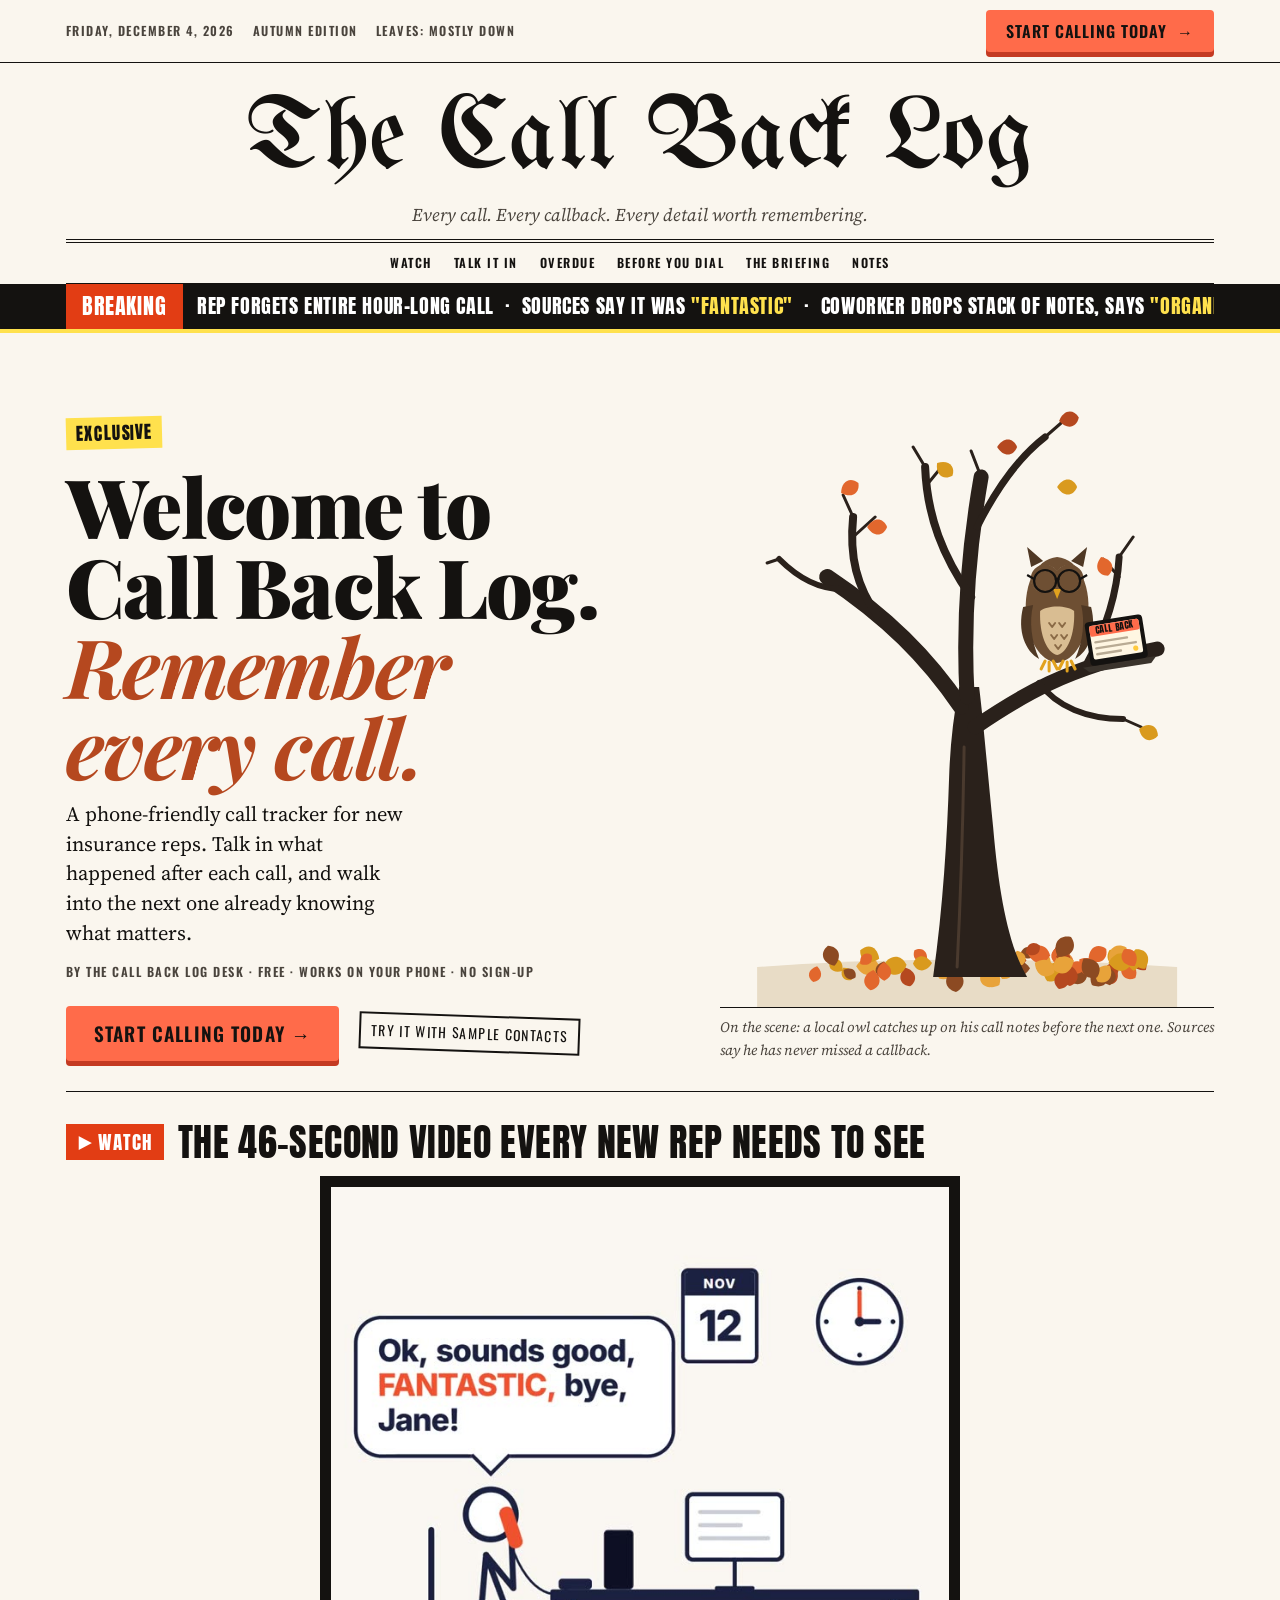
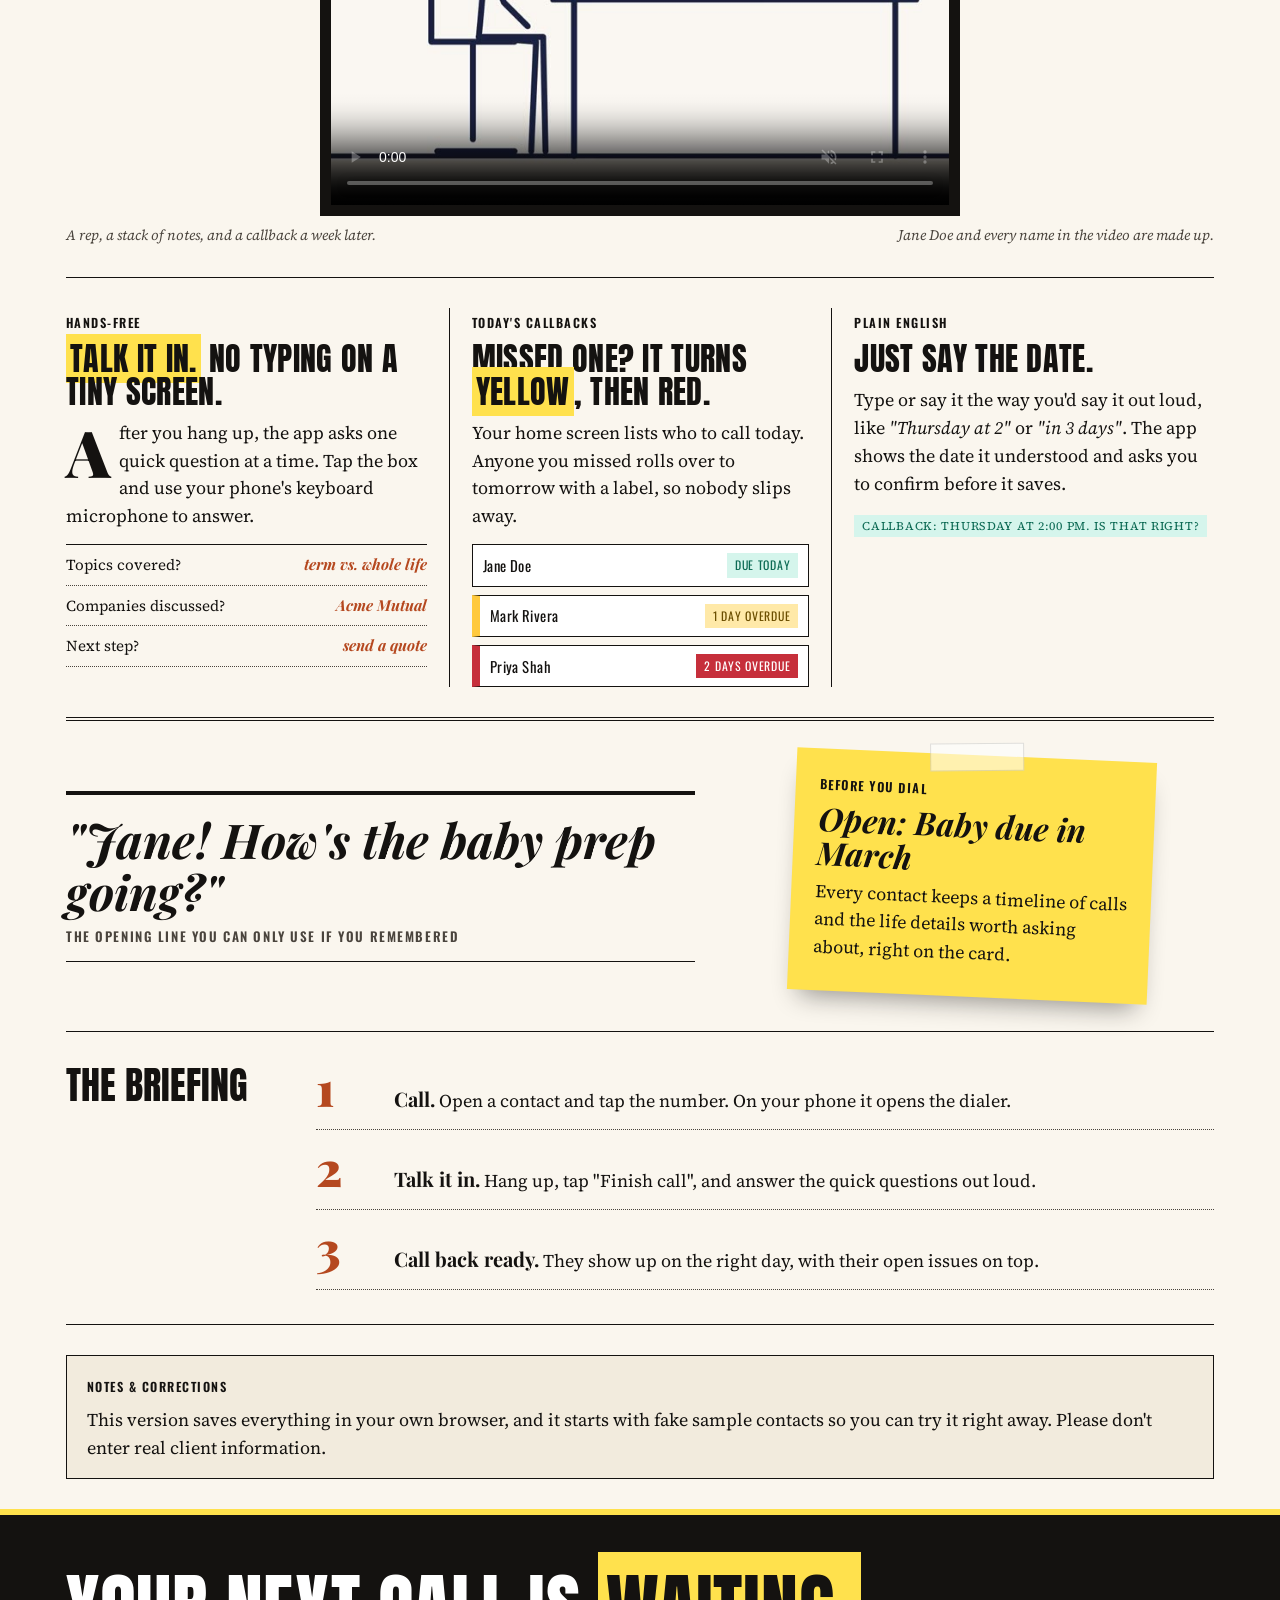
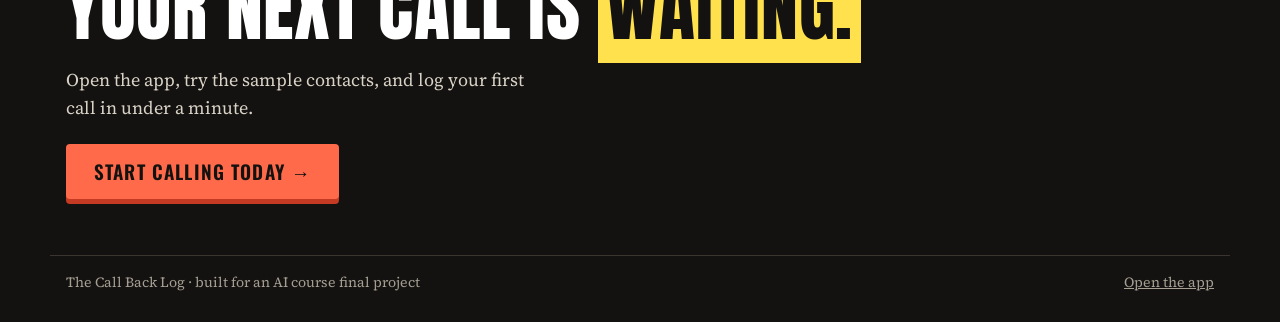
<file: app/public/index.html>
<!doctype html>
<html lang="en">
<head>
  <meta charset="utf-8">
  <meta name="viewport" content="width=device-width, initial-scale=1">
  <title>The Call Back Log</title>
  <meta name="description" content="Welcome to Call Back Log: a phone-friendly call tracker for new insurance reps. Talk in your notes after each call and see who to call back today.">
  <link rel="preconnect" href="https://fonts.googleapis.com">
  <link rel="preconnect" href="https://fonts.gstatic.com" crossorigin>
  <link href="https://fonts.googleapis.com/css2?family=Anton&family=Playfair+Display:ital,wght@0,700;0,900;1,700&family=Source+Serif+4:ital,opsz,wght@0,8..60,400;0,8..60,600;1,8..60,400&family=UnifrakturMaguntia&family=Oswald:wght@500;600&display=swap" rel="stylesheet">
  <style>
    /* Front page: broadsheet type and rules, tabloid banners, autumn edition */
    :root {
      --paper: #faf6ee; --paper-2: #f2ebdd; --ink: #141210; --ink-2: #4a443d; --rule: #141210;
      --cta: #ff6b4a; --cta-edge: #c43a22;           /* same orange as the app's Call button */
      --flash: #ffe14d;                               /* tabloid yellow */
      --hot: #e23d14;                                 /* banner red-orange */
      --rust: #b5481f; --gold: #d99a1e; --leaf: #e2672d; --bark: #2a211b;
      --mast: "UnifrakturMaguntia", "Old English Text MT", Georgia, serif;
      --head: "Playfair Display", Georgia, "Times New Roman", serif;
      --body: "Source Serif 4", Georgia, "Times New Roman", serif;
      --tab: "Anton", "Oswald", Impact, "Arial Narrow", sans-serif;
      --label: "Oswald", "Arial Narrow", Arial, sans-serif;
    }
    * { box-sizing: border-box; }
    body { margin: 0; background: var(--paper); color: var(--ink); font: 18px/1.55 var(--body); }
    a { color: inherit; }
    .page { max-width: 1180px; margin: 0 auto; padding-left: max(16px, env(safe-area-inset-left, 0px)); padding-right: max(16px, env(safe-area-inset-right, 0px)); }
    .label { font-family: var(--label); text-transform: uppercase; letter-spacing: .12em; font-size: .78rem; font-weight: 600; }

    /* orange button, unchanged from the app */
    .cta { display: inline-flex; align-items: center; gap: 10px; background: var(--cta); color: var(--ink); font: 600 1rem/1 var(--label); text-transform: uppercase; letter-spacing: .06em;
           text-decoration: none; padding: 13px 20px; border-radius: 4px; box-shadow: 0 5px 0 var(--cta-edge); white-space: nowrap; transition: transform .12s, box-shadow .12s; }
    .cta:hover { transform: translateY(-2px); box-shadow: 0 7px 0 var(--cta-edge); }
    .cta:active { transform: translateY(3px); box-shadow: 0 2px 0 var(--cta-edge); }
    .cta:focus-visible { outline: 3px solid var(--ink); outline-offset: 4px; }
    .cta.big { font-size: 1.2rem; padding: 18px 28px; }

    /* top strip */
    .strip { border-bottom: 1px solid var(--rule); background: var(--paper); position: sticky; top: env(safe-area-inset-top, 0px); z-index: 20; }
    .strip .page { display: flex; justify-content: space-between; align-items: center; gap: 12px; padding-block: 10px; }
    .strip .meta { display: flex; gap: 18px; flex-wrap: wrap; color: var(--ink-2); }

    /* masthead */
    .mast { text-align: center; padding-block: 26px 10px; border-bottom: 4px double var(--rule); }
    .mast h1 { margin: 0; font-family: var(--mast); font-weight: 400; font-size: clamp(2.8rem, 9vw, 6.4rem); line-height: 1; letter-spacing: .01em; }
    .mast .motto { margin: 10px 0 0; font-style: italic; color: var(--ink-2); }
    .sections { display: flex; justify-content: center; flex-wrap: wrap; gap: 6px 22px; padding-block: 10px; border-bottom: 1px solid var(--rule); }
    .sections a { text-decoration: none; }
    .sections a:hover { text-decoration: underline; }

    /* tabloid banner */
    .breaking { background: var(--ink); color: #fff; overflow: hidden; border-bottom: 4px solid var(--flash); }
    .breaking .page { display: flex; align-items: stretch; gap: 0; }
    .breaking .tag { background: var(--hot); color: #fff; font: 400 1.35rem/1 var(--tab); letter-spacing: .04em; padding: 12px 16px; flex: none; display: flex; align-items: center; }
    .ticker { overflow: hidden; flex: 1; display: flex; align-items: center; min-width: 0; }
    .ticker .run { display: inline-flex; white-space: nowrap; animation: tick 40s linear infinite; }
    .ticker .run span { font: 400 1.25rem/1 var(--tab); letter-spacing: .03em; padding: 0 14px; }
    .ticker b { color: var(--flash); font-weight: 400; }
    @keyframes tick { to { transform: translateX(-50%); } }

    /* lead story with the tree */
    .lead { display: grid; grid-template-columns: minmax(0, 1.25fr) minmax(0, 1fr); gap: 36px; padding-block: 34px 30px; border-bottom: 1px solid var(--rule); align-items: end; }
    .kicker { display: inline-block; background: var(--flash); color: var(--ink); font: 400 1.1rem/1 var(--tab); letter-spacing: .05em; padding: 7px 10px; transform: rotate(-1.5deg); }
    .lead h2 { font-family: var(--head); font-weight: 900; font-size: clamp(2.6rem, 6.4vw, 5.2rem); line-height: .98; letter-spacing: -0.02em; margin: 16px 0 14px; text-wrap: balance; }
    .lead h2 em { font-style: italic; font-weight: 700; color: var(--rust); }
    .deck { font-size: 1.28rem; line-height: 1.45; margin: 0 0 14px; max-width: 34ch; }
    .byline { color: var(--ink-2); margin: 0 0 24px; }
    .lead .row { display: flex; gap: 14px 20px; flex-wrap: wrap; align-items: center; }
    .stamp { font-family: var(--label); text-transform: uppercase; letter-spacing: .1em; font-size: .85rem; border: 2px solid var(--ink); padding: 6px 10px; transform: rotate(2deg); }
    figure.tree { margin: 0; }
    figure.tree svg { display: block; width: 100%; height: auto; max-height: 640px; }
    figure.tree figcaption { border-top: 1px solid var(--rule); padding-top: 8px; font-size: .9rem; color: var(--ink-2); font-style: italic; }
    .owl-lids { transform-box: fill-box; transform-origin: center top; animation: blink 6s infinite; }
    @keyframes blink { 0%, 93%, 100% { transform: scaleY(0); } 95.5% { transform: scaleY(1); } }
    .falling { animation: fall 9s linear infinite; transform-box: fill-box; }
    .falling.f2 { animation-duration: 12s; animation-delay: -5s; }
    .falling.f3 { animation-duration: 10s; animation-delay: -8s; }
    @keyframes fall {
      0% { transform: translate(0, 0) rotate(0deg); opacity: 0; }
      8% { opacity: 1; }
      50% { transform: translate(-40px, 220px) rotate(160deg); }
      92% { opacity: 1; }
      100% { transform: translate(10px, 440px) rotate(320deg); opacity: 0; }
    }

    /* the video */
    .watch { padding-block: 30px; border-bottom: 1px solid var(--rule); }
    .watch-head { display: flex; align-items: center; gap: 14px; flex-wrap: wrap; margin-bottom: 14px; }
    .play-tag { background: var(--hot); color: #fff; font: 400 1.2rem/1 var(--tab); letter-spacing: .05em; padding: 8px 12px; display: inline-flex; gap: 8px; align-items: center; }
    .watch h3 { margin: 0; font: 400 clamp(1.6rem, 3.6vw, 2.4rem)/1.05 var(--tab); letter-spacing: .01em; text-transform: uppercase; }
    .screen { border: 3px solid var(--ink); background: var(--ink); padding: 8px; }
    .screen { max-width: 640px; margin-inline: auto; }
    .screen video { display: block; width: 100%; height: auto; aspect-ratio: 1; background: #0e0e0d; }
    .credit { display: flex; justify-content: space-between; flex-wrap: wrap; gap: 8px; font-size: .9rem; color: var(--ink-2); margin-top: 8px; font-style: italic; }

    /* stories in columns */
    .stories { display: grid; grid-template-columns: repeat(3, minmax(0, 1fr)); padding-block: 30px; border-bottom: 4px double var(--rule); }
    .story { padding: 0 22px; border-left: 1px solid var(--rule); min-width: 0; }
    .story:first-child { padding-left: 0; border-left: 0; }
    .story:last-child { padding-right: 0; }
    .story h4 { font: 400 clamp(1.5rem, 2.6vw, 2rem)/1.02 var(--tab); text-transform: uppercase; margin: 8px 0 10px; letter-spacing: .01em; }
    .story h4 mark { background: var(--flash); color: var(--ink); padding: 0 4px; }
    .story p { margin: 0 0 12px; }
    .dropcap::first-letter { font-family: var(--head); font-weight: 900; float: left; font-size: 3.6em; line-height: .82; padding: 6px 8px 0 0; }
    .qa { list-style: none; margin: 14px 0 0; padding: 0; border-top: 1px solid var(--rule); }
    .qa li { display: flex; justify-content: space-between; gap: 10px; padding: 8px 0; border-bottom: 1px dotted var(--ink-2); font-size: .95rem; }
    .qa li b { font-family: var(--head); font-style: italic; color: var(--rust); }
    .cards { display: grid; gap: 8px; margin-top: 14px; }
    .card { display: flex; justify-content: space-between; align-items: center; gap: 8px; background: #fff; border: 1px solid var(--ink); padding: 8px 10px; font-family: var(--label); font-size: .92rem; letter-spacing: .03em; }
    .card.y { border-left: 8px solid #ffc93c; } .card.r { border-left: 8px solid #c62f3b; }
    .badge { font-size: .74rem; letter-spacing: .06em; text-transform: uppercase; padding: 3px 8px; white-space: nowrap; }
    .b-ok { background: #d5f5ec; color: #0e6b55; } .b-y { background: #ffe9a8; color: #6b4e00; } .b-r { background: #c62f3b; color: #fff; }

    /* pull quote + sticky */
    .feature { display: grid; grid-template-columns: minmax(0, 1.3fr) minmax(0, 1fr); gap: 36px; padding-block: 34px; border-bottom: 1px solid var(--rule); align-items: center; }
    .pull { margin: 0; font-family: var(--head); font-style: italic; font-weight: 700; font-size: clamp(1.9rem, 4vw, 3rem); line-height: 1.1; border-top: 4px solid var(--ink); border-bottom: 1px solid var(--ink); padding-block: 18px; }
    .pull cite { display: block; margin-top: 12px; font: 600 .82rem/1 var(--label); letter-spacing: .12em; text-transform: uppercase; font-style: normal; color: var(--ink-2); }
    .sticky { background: var(--flash); padding: 26px 24px 30px; transform: rotate(2.5deg); box-shadow: 0 16px 26px -12px rgba(20, 18, 16, .45); max-width: 360px; justify-self: center; position: relative; }
    .sticky::before { content: ""; position: absolute; top: -12px; left: 50%; width: 92px; height: 26px; transform: translateX(-50%) rotate(-3deg); background: rgba(255, 255, 255, .55); border: 1px solid rgba(20, 18, 16, .12); }
    .sticky .label { display: block; margin-bottom: 8px; }
    .sticky strong { display: block; font-family: var(--head); font-style: italic; font-size: 2rem; line-height: 1.05; margin-bottom: 8px; }

    /* the briefing (how it works) */
    .briefing { display: grid; grid-template-columns: 220px minmax(0, 1fr); gap: 30px; padding-block: 34px; border-bottom: 1px solid var(--rule); }
    .briefing h3 { margin: 0; font: 400 2.4rem/1 var(--tab); text-transform: uppercase; }
    .briefing ol { margin: 0; padding: 0; list-style: none; counter-reset: s; display: grid; gap: 16px; }
    .briefing li { counter-increment: s; display: grid; grid-template-columns: 64px minmax(0, 1fr); gap: 14px; align-items: baseline; border-bottom: 1px dotted var(--ink-2); padding-bottom: 14px; }
    .briefing li::before { content: counter(s); font-family: var(--head); font-weight: 900; font-size: 3rem; line-height: .9; color: var(--rust); }
    .briefing b { font-family: var(--head); font-size: 1.25rem; }

    /* corrections box (privacy) */
    .corrections { margin-block: 30px; border: 1px solid var(--ink); padding: 16px 20px; background: var(--paper-2); }
    .corrections p { margin: 6px 0 0; }

    /* back page */
    .back { background: var(--ink); color: #fff; padding-block: 56px; border-top: 6px solid var(--flash); }
    .back .page { display: grid; gap: 22px; justify-items: start; }
    .back h3 { margin: 0; font: 400 clamp(2.4rem, 6vw, 4.6rem)/1 var(--tab); text-transform: uppercase; letter-spacing: .01em; }
    .back h3 mark { background: var(--flash); color: var(--ink); padding: 0 8px; }
    .back p { margin: 0; color: #d9d3c7; max-width: 52ch; }
    footer { background: var(--ink); color: #a59f93; font-size: .88rem; padding-block: 0 28px; }
    footer .page { border-top: 1px solid #3a352f; padding-top: 16px; display: flex; justify-content: space-between; flex-wrap: wrap; gap: 10px; }

    @media (max-width: 900px) {
      .lead, .feature { grid-template-columns: 1fr; }
      figure.tree { max-width: 460px; justify-self: center; width: 100%; }
      .stories { grid-template-columns: 1fr; gap: 26px; }
      .story { padding: 0; border-left: 0; border-top: 1px solid var(--rule); padding-top: 18px; }
      .story:first-child { border-top: 0; padding-top: 0; }
      .briefing { grid-template-columns: 1fr; }
    }
    @media (max-width: 560px) {
      .strip .meta .hide-sm, .strip .cta .long { display: none; }
      .strip .cta { padding: 10px 14px; }
      .breaking .tag { font-size: 1.05rem; padding: 10px; }
    }
    @media (prefers-reduced-motion: reduce) {
      .ticker .run { animation: none; white-space: normal; } .ticker .run span[aria-hidden] { display: none; }
      .owl-lids, .falling { animation: none; }
      .falling { display: none; }
      .cta { transition: none; }
    }
  </style>
</head>
<body>
  <div class="strip">
    <div class="page">
      <div class="meta label"><span id="dateline">Fall Edition</span><span class="hide-sm">Autumn Edition</span><span class="hide-sm">Leaves: mostly down</span></div>
      <a class="cta" href="app.html"><span>Start calling<span class="long"> today</span></span> &rarr;</a>
    </div>
  </div>

  <header class="page">
    <div class="mast">
      <h1>The Call Back Log</h1>
      <p class="motto">Every call. Every callback. Every detail worth remembering.</p>
    </div>
    <nav class="sections label" aria-label="Sections">
      <a href="#watch">Watch</a><a href="#talk">Talk it in</a><a href="#overdue">Overdue</a><a href="#before">Before you dial</a><a href="#briefing">The briefing</a><a href="#notes">Notes</a>
    </nav>
  </header>

  <div class="breaking" role="note" aria-label="Breaking news">
    <div class="page">
      <div class="tag">BREAKING</div>
      <div class="ticker"><div class="run"><span>REP FORGETS ENTIRE HOUR-LONG CALL &nbsp;·&nbsp; SOURCES SAY IT WAS <b>"FANTASTIC"</b> &nbsp;·&nbsp; COWORKER DROPS STACK OF NOTES, SAYS <b>"ORGANIZE THIS"</b> &nbsp;·&nbsp; LOCAL OWL HAS NEVER MISSED A CALLBACK &nbsp;·</span><span aria-hidden="true">REP FORGETS ENTIRE HOUR-LONG CALL &nbsp;·&nbsp; SOURCES SAY IT WAS <b>"FANTASTIC"</b> &nbsp;·&nbsp; COWORKER DROPS STACK OF NOTES, SAYS <b>"ORGANIZE THIS"</b> &nbsp;·&nbsp; LOCAL OWL HAS NEVER MISSED A CALLBACK &nbsp;·</span></div></div>
    </div>
  </div>

  <main class="page">
    <section class="lead">
      <div>
        <span class="kicker">EXCLUSIVE</span>
        <h2>Welcome to Call Back Log. <em>Remember every call.</em></h2>
        <p class="deck">A phone-friendly call tracker for new insurance reps. Talk in what happened after each call, and walk into the next one already knowing what matters.</p>
        <p class="byline label">By the Call Back Log desk · Free · Works on your phone · No sign-up</p>
        <div class="row">
          <a class="cta big" href="app.html">Start calling today &rarr;</a>
          <span class="stamp">Try it with sample contacts</span>
        </div>
      </div>

      <figure class="tree">
        <svg viewBox="0 0 420 640" role="img" aria-labelledby="treeTitle">
          <title id="treeTitle">A nearly bare autumn tree with an owl in reading glasses on a branch, reading a laptop that says Call Back, above a pile of fallen leaves</title>
          <!-- ground and leaf pile -->
          <path d="M0 600 Q210 585 420 600 V640 H0 Z" fill="#e8dcc6"/>
          <g id="pile"></g>
          <!-- trunk -->
          <path d="M176 610 C186 540 190 470 192 410 C193 380 196 350 202 320 L222 320 C226 352 230 400 236 460 C242 530 252 580 270 610 Z" fill="#2a211b"/>
          <path d="M200 600 C204 520 206 450 207 380" stroke="#4a3a2e" stroke-width="3" fill="none" stroke-linecap="round"/>
          <!-- branches -->
          <g fill="none" stroke="#2a211b" stroke-linecap="round">
            <path d="M204 340 C170 290 130 250 70 210" stroke-width="16"/>
            <path d="M120 248 C100 220 92 190 96 150" stroke-width="8"/>
            <path d="M84 222 C60 222 40 210 22 192" stroke-width="6"/>
            <path d="M210 330 C206 260 210 190 224 110" stroke-width="15"/>
            <path d="M214 230 C186 190 170 150 168 100" stroke-width="8"/>
            <path d="M220 160 C240 120 262 90 288 70" stroke-width="7"/>
            <path d="M218 360 C262 330 310 300 400 282" stroke-width="15"/>
            <path d="M330 296 C350 260 360 226 362 190" stroke-width="7"/>
            <path d="M282 316 C300 340 330 352 366 352" stroke-width="6"/>
            <path d="M96 150 L86 128 M96 170 L118 150 M168 100 L156 80 M168 120 L186 98 M224 110 L214 84 M288 70 L304 56 M362 190 L376 170 M362 210 L346 192 M22 192 L10 196 M366 352 L384 360" stroke-width="3"/>
          </g>
          <!-- the last few leaves holding on -->
          <g>
            <path d="M0 0 C6 -10 16 -10 20 0 C16 10 6 10 0 0 Z" transform="translate(84 126) rotate(-30)" fill="#e2672d"/>
            <path d="M0 0 C6 -10 16 -10 20 0 C16 10 6 10 0 0 Z" transform="translate(180 96) rotate(40)" fill="#d99a1e"/>
            <path d="M0 0 C6 -10 16 -10 20 0 C16 10 6 10 0 0 Z" transform="translate(302 54) rotate(-10)" fill="#b5481f"/>
            <path d="M0 0 C6 -10 16 -10 20 0 C16 10 6 10 0 0 Z" transform="translate(344 190) rotate(70)" fill="#e2672d"/>
            <path d="M0 0 C6 -10 16 -10 20 0 C16 10 6 10 0 0 Z" transform="translate(382 362) rotate(20)" fill="#d99a1e"/>
          </g>
          <!-- falling leaves -->
          <path class="falling" d="M0 0 C6 -10 16 -10 20 0 C16 10 6 10 0 0 Z" transform="translate(110 160)" fill="#e2672d"/>
          <path class="falling f2" d="M0 0 C6 -10 16 -10 20 0 C16 10 6 10 0 0 Z" transform="translate(300 120)" fill="#d99a1e"/>
          <path class="falling f3" d="M0 0 C6 -10 16 -10 20 0 C16 10 6 10 0 0 Z" transform="translate(240 80)" fill="#b5481f"/>
          <!-- the owl, perched on the right branch -->
          <g transform="translate(300 250)">
            <path d="M-30 6 C-36 -30 -22 -58 0 -60 C22 -58 36 -30 30 6 C26 30 14 44 0 46 C-14 44 -26 30 -30 6 Z" fill="#6e4f33"/>
            <path d="M-34 -10 C-40 14 -32 34 -18 42 C-26 24 -28 4 -24 -12 Z" fill="#4f3824"/>
            <path d="M34 -10 C40 14 32 34 18 42 C26 24 28 4 24 -12 Z" fill="#4f3824"/>
            <path d="M-17 -6 C-18 18 -10 36 0 38 C10 36 18 18 17 -6 C10 -12 -10 -12 -17 -6 Z" fill="#d9bd92"/>
            <path d="M-8 6 l3 4 3 -4 M2 6 l3 4 3 -4 M-6 18 l3 4 3 -4 M4 18 l3 4 3 -4 M-2 28 l3 4 3 -4" stroke="#8a6a46" stroke-width="2" fill="none" stroke-linecap="round" stroke-linejoin="round"/>
            <path d="M-26 -50 L-30 -70 L-14 -56 Z M26 -50 L30 -70 L14 -56 Z" fill="#4f3824"/>
            <circle cx="-12" cy="-38" r="14" fill="#f3e6cc"/>
            <circle cx="12" cy="-38" r="14" fill="#f3e6cc"/>
            <circle cx="-12" cy="-38" r="8.5" fill="#ffc93c"/>
            <circle cx="12" cy="-38" r="8.5" fill="#ffc93c"/>
            <circle cx="-8" cy="-34" r="5" fill="#141210"/>
            <circle cx="16" cy="-34" r="5" fill="#141210"/>
            <circle cx="-6.5" cy="-36" r="1.6" fill="#fff"/>
            <circle cx="17.5" cy="-36" r="1.6" fill="#fff"/>
            <g class="owl-lids" fill="#6e4f33"><circle cx="-12" cy="-38" r="14.5"/><circle cx="12" cy="-38" r="14.5"/></g>
            <path d="M-4 -28 L4 -28 L0 -18 Z" fill="#e2a21e"/>
            <path d="M-12 44 l-4 8 M-8 45 l0 9 M-4 44 l4 8 M6 44 l-4 8 M10 45 l0 9 M14 44 l4 8" stroke="#e2a21e" stroke-width="3" stroke-linecap="round"/>
            <g fill="none" stroke="#141210" stroke-width="2.2"><circle cx="-12" cy="-36" r="11"/><circle cx="12" cy="-36" r="11"/><path d="M-1.5 -37 Q0 -40 1.5 -37 M-23 -38 L-30 -42 M23 -38 L30 -42"/></g>
            <!-- laptop: he's catching up on his call notes -->
            <g transform="translate(30 50) rotate(-9)">
              <path d="M-4 0 H70 L64 6 H2 Z" fill="#3a332c"/>
              <rect x="4" y="-44" width="58" height="44" rx="4" fill="#141210"/>
              <rect x="8" y="-40" width="50" height="34" rx="2" fill="#fff6e2"/>
              <rect x="8" y="-40" width="50" height="11" rx="2" fill="#ff6b4a"/>
              <text x="33" y="-31.5" text-anchor="middle" font-family="Anton, Impact, sans-serif" font-size="9" letter-spacing=".5" fill="#141210">CALL BACK</text>
              <path d="M12 -23 H44 M12 -17 H52 M12 -11 H36" stroke="#b9ab94" stroke-width="2.4" stroke-linecap="round"/>
              <circle cx="51" cy="-11" r="2.6" fill="#ffc93c"/>
            </g>
          </g>
        </svg>
        <figcaption>On the scene: a local owl catches up on his call notes before the next one. Sources say he has never missed a callback.</figcaption>
      </figure>
    </section>

    <section class="watch" id="watch">
      <div class="watch-head">
        <span class="play-tag">&#9654; WATCH</span>
        <h3>The 46-second video every new rep needs to see</h3>
      </div>
      <div class="screen">
        <video id="adVideo" controls muted playsinline preload="metadata" poster="media/call-back-log-ad-poster.jpg" aria-label="Call Back Log ad: a 46-second animated story">
          <source src="media/call-back-log-ad.mp4" type="video/mp4">
          Your browser can't play this video. <a href="media/call-back-log-ad.mp4">Download the ad (MP4)</a>.
        </video>
      </div>
      <div class="credit"><span>A rep, a stack of notes, and a callback a week later.</span><span>Jane Doe and every name in the video are made up.</span></div>
    </section>

    <section class="stories" aria-label="What it does">
      <article class="story" id="talk">
        <span class="label">Hands-free</span>
        <h4><mark>Talk it in.</mark> No typing on a tiny screen.</h4>
        <p class="dropcap">After you hang up, the app asks one quick question at a time. Tap the box and use your phone's keyboard microphone to answer.</p>
        <ul class="qa">
          <li>Topics covered? <b>term vs. whole life</b></li>
          <li>Companies discussed? <b>Acme Mutual</b></li>
          <li>Next step? <b>send a quote</b></li>
        </ul>
      </article>
      <article class="story" id="overdue">
        <span class="label">Today's callbacks</span>
        <h4>Missed one? It turns <mark>yellow</mark>, then red.</h4>
        <p>Your home screen lists who to call today. Anyone you missed rolls over to tomorrow with a label, so nobody slips away.</p>
        <div class="cards" aria-label="Example callback list">
          <div class="card"><span>Jane Doe</span><span class="badge b-ok">Due today</span></div>
          <div class="card y"><span>Mark Rivera</span><span class="badge b-y">1 day overdue</span></div>
          <div class="card r"><span>Priya Shah</span><span class="badge b-r">2 days overdue</span></div>
        </div>
      </article>
      <article class="story">
        <span class="label">Plain English</span>
        <h4>Just say the date.</h4>
        <p>Type or say it the way you'd say it out loud, like <i>"Thursday at 2"</i> or <i>"in 3 days"</i>. The app shows the date it understood and asks you to confirm before it saves.</p>
        <p><span class="badge b-ok">Callback: Thursday at 2:00 PM. Is that right?</span></p>
      </article>
    </section>

    <section class="feature" id="before">
      <blockquote class="pull">"Jane! How's the baby prep going?"
        <cite>The opening line you can only use if you remembered</cite></blockquote>
      <div class="sticky">
        <span class="label">Before you dial</span>
        <strong>Open: Baby due in March</strong>
        Every contact keeps a timeline of calls and the life details worth asking about, right on the card.
      </div>
    </section>

    <section class="briefing" id="briefing">
      <h3>The briefing</h3>
      <ol>
        <li><span><b>Call.</b> Open a contact and tap the number. On your phone it opens the dialer.</span></li>
        <li><span><b>Talk it in.</b> Hang up, tap "Finish call", and answer the quick questions out loud.</span></li>
        <li><span><b>Call back ready.</b> They show up on the right day, with their open issues on top.</span></li>
      </ol>
    </section>

    <aside class="corrections" id="notes">
      <span class="label">Notes &amp; corrections</span>
      <p>This version saves everything in your own browser, and it starts with fake sample contacts so you can try it right away. Please don't enter real client information.</p>
    </aside>
  </main>

  <section class="back" aria-labelledby="last">
    <div class="page">
      <h3 id="last">Your next call is <mark>waiting.</mark></h3>
      <p>Open the app, try the sample contacts, and log your first call in under a minute.</p>
      <a class="cta big" href="app.html">Start calling today &rarr;</a>
    </div>
  </section>
  <footer>
    <div class="page"><span>The Call Back Log · built for an AI course final project</span><a href="app.html">Open the app</a></div>
  </footer>

  <script>
    // today's date in the dateline
    try {
      document.getElementById('dateline').textContent = new Date().toLocaleDateString('en-US', { weekday: 'long', month: 'long', day: 'numeric', year: 'numeric' });
    } catch (e) { /* keep "Fall Edition" */ }
    // start the ad (muted, so browsers allow it) once at least half of it is on screen; the controls turn the sound on
    (function () {
      const v = document.getElementById('adVideo');
      if (!v || !('IntersectionObserver' in window)) return;
      if (window.matchMedia && window.matchMedia('(prefers-reduced-motion: reduce)').matches) return;
      new IntersectionObserver((list, obs) => {
        if (list.some((x) => x.isIntersecting)) { const p = v.play(); if (p && p.catch) p.catch(() => {}); obs.disconnect(); }
      }, { threshold: 0.5 }).observe(v);
    })();
    // the leaf pile under the tree: the same pile every visit
    (function () {
      let seed = 7;
      const r = () => { seed = (seed * 16807) % 2147483647; return seed / 2147483647; };
      const colors = ['#e2672d', '#d99a1e', '#b5481f', '#8c4a22', '#e8a33a'];
      const leaf = 'M0 0 C6 -10 16 -10 20 0 C16 10 6 10 0 0 Z';
      let out = '';
      for (let i = 0; i < 70; i++) {
        const x = 60 + r() * 330, spread = 1 - Math.abs(x - 225) / 200;
        const y = 604 - r() * 26 * Math.max(0.2, spread);
        out += '<path d="' + leaf + '" transform="translate(' + x.toFixed(1) + ' ' + y.toFixed(1) + ') rotate(' + Math.round(r() * 360) + ') scale(' + (0.7 + r() * 0.5).toFixed(2) + ')" fill="' + colors[i % colors.length] + '"/>';
      }
      document.getElementById('pile').innerHTML = out;
    })();
  </script>
</body>
</html>
</file>
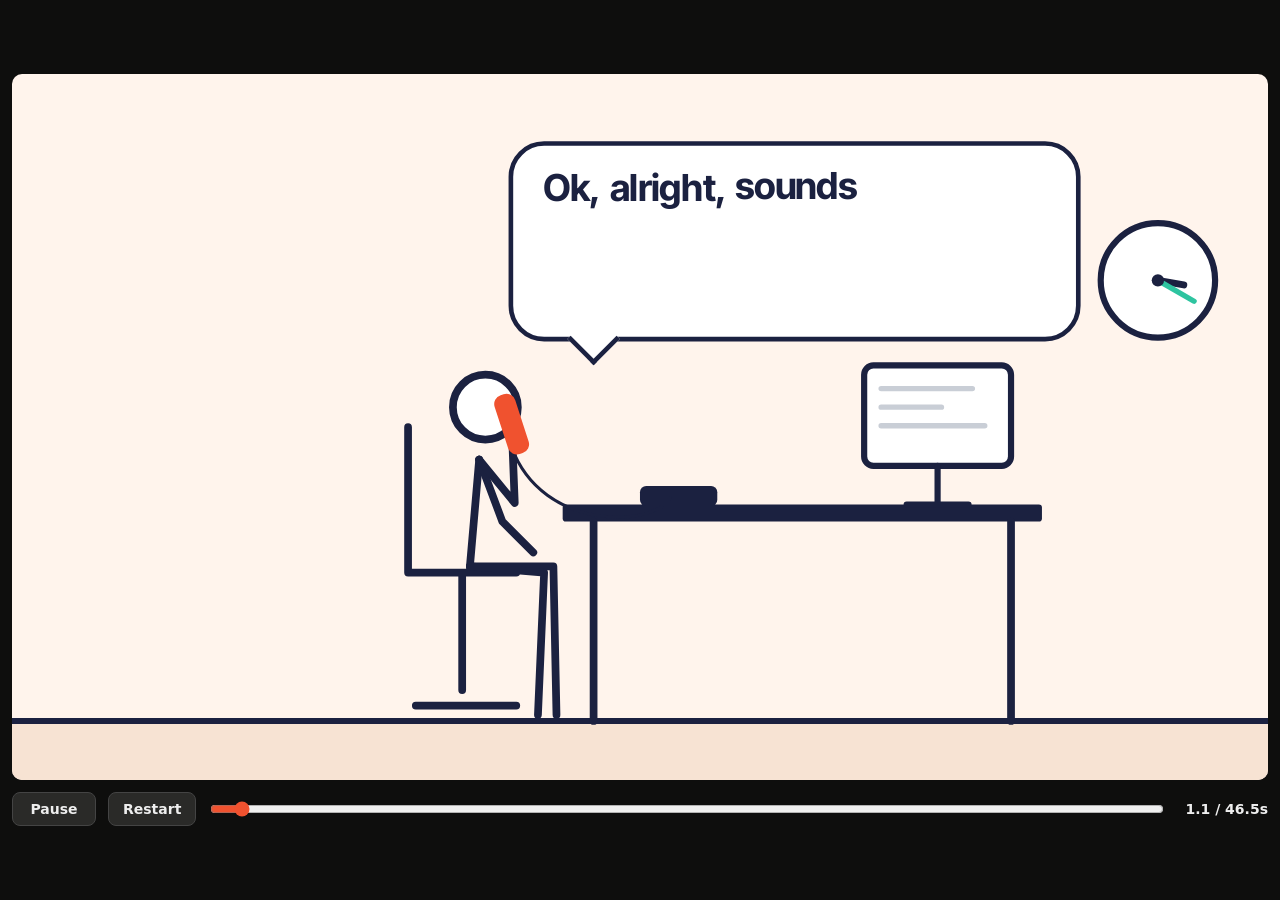
<file: app/public/ad.html>
<!doctype html>
<html lang="en">
<head>
<meta charset="utf-8">
<meta name="viewport" content="width=device-width, initial-scale=1">
<title>Call Back Log Ad</title>
<link rel="preconnect" href="https://fonts.googleapis.com">
<link rel="preconnect" href="https://fonts.gstatic.com" crossorigin>
<link href="https://fonts.googleapis.com/css2?family=Inter+Tight:wght@500;600;700;800&family=Instrument+Serif:ital@0;1&display=swap" rel="stylesheet">
<style>
  :root { --ink:#1B2140; --paper:#FFF4EC; --blue:#F0522F; --coral-ink:#C43A22; --mint:#2EC4A0; --sun:#FFC93C; --floor:#F7E3D3; --frame:#0E0E0D; }
  html, body { margin:0; height:100%; background:var(--frame); }
  #wrap { position:fixed; inset:0; display:flex; flex-direction:column; align-items:center; justify-content:center; gap:12px; padding:12px; box-sizing:border-box; }
  #viewport { position:relative; width:min(100%, calc((100vh - 90px) * 16 / 9)); aspect-ratio:16/9; overflow:hidden; border-radius:10px; }
  #stage { position:absolute; left:0; top:0; width:1920px; height:1080px; transform-origin:0 0; background:var(--paper); overflow:hidden; color:var(--ink);
           font-family:"Inter Tight", "Segoe UI", system-ui, sans-serif; }
  .shot { position:absolute; inset:0; display:none; overflow:hidden; }
  .cam { position:absolute; inset:0; transform-origin:0 0; }
  .serif { font-family:"Instrument Serif", Georgia, "Times New Roman", serif; font-style:italic; font-weight:400; letter-spacing:-0.01em; }
  .wrow { position:absolute; display:flex; align-items:baseline; white-space:nowrap; line-height:1; }
  .clip { display:inline-block; overflow:hidden; padding:0.04em 0.01em 0.14em; margin:-0.04em -0.01em -0.14em; vertical-align:bottom; }
  .ch { display:inline-block; }
  .text { position:absolute; display:flex; flex-wrap:wrap; column-gap:0.26em; line-height:1.08; }
  .em { color:var(--blue); }
  /* speech and thought bubbles */
  .bubble { position:absolute; background:#fff; border:6px solid var(--ink); border-radius:46px; padding:26px 38px 30px; font-size:48px; font-weight:700;
            line-height:1.15; letter-spacing:-0.02em; max-width:760px; display:flex; flex-wrap:wrap; column-gap:0.26em; box-sizing:border-box; transform-origin:20% 110%; }
  .bubble.say::after { content:""; position:absolute; bottom:-27px; left:80px; width:42px; height:42px; background:#fff; border-right:6px solid var(--ink); border-bottom:6px solid var(--ink); transform:rotate(45deg); }
  .bubble.say.right::after { left:auto; right:90px; }
  .bubble .bw { display:inline-block; }
  .puff { position:absolute; border-radius:50%; background:#fff; border:6px solid var(--ink); }
  .note { position:absolute; left:0; top:0; font-weight:800; white-space:nowrap; }
  .note.sticky { background:var(--sun); padding:10px 16px; border-radius:6px; font-size:30px; box-shadow:0 8px 18px rgba(20,20,19,.15); }
  .note.mark { font-size:64px; color:var(--blue); background:#fff; width:96px; height:96px; border-radius:50%; display:flex; align-items:center; justify-content:center; box-shadow:0 8px 18px rgba(20,20,19,.15); }
  /* phone + app screens (same look as the real app) */
  .phone { position:absolute; width:440px; height:880px; border-radius:62px; background:var(--ink); box-shadow:0 40px 90px rgba(20,20,19,.25); }
  .screen { position:absolute; inset:14px; border-radius:50px; overflow:hidden; background:#FFF4EC; font-family:"Inter Tight", system-ui, sans-serif; }
  .ah { position:absolute; left:0; right:0; top:0; height:92px; padding:38px 22px 0; box-sizing:border-box; background:#fff; border-bottom:2px solid #F1DCCD;
        display:flex; justify-content:space-between; align-items:center; font-size:21px; z-index:2; }
  .ah b { font-weight:800; } .ah span { color:#5B6180; } .ah span i { font-style:normal; margin-left:14px; } .ah .on { color:var(--coral-ink); font-weight:800; }
  .pane { position:absolute; left:0; right:0; top:92px; bottom:0; overflow:hidden; }
  .content { position:absolute; left:0; right:0; top:0; padding:18px 18px 40px; box-sizing:border-box; }
  .content h1 { font-size:30px; margin:4px 0 6px; letter-spacing:-0.02em; } .content h2 { font-size:20px; margin:20px 0 8px; }
  .muted { color:#5B6180; font-size:18px; }
  .acard { background:#fff; border:2px solid #F1DCCD; border-radius:14px; padding:14px 16px; margin-bottom:12px; font-size:19px; overflow:hidden; box-sizing:border-box; }
  .acard.yellow { border-left:7px solid #FFC93C; } .acard.red { border-left:7px solid #C62F3B; } .acard.new { border-left:7px solid var(--blue); }
  .rowtop { display:flex; justify-content:space-between; align-items:center; gap:8px; } .nm { font-weight:800; font-size:20px; }
  .badge { display:inline-block; padding:3px 10px; border-radius:999px; font-size:14px; font-weight:800; white-space:nowrap; }
  .b-due { background:#D5F5EC; color:#0E6B55; } .b-yellow { background:#FFE9A8; color:#6B4E00; } .b-red { background:#C62F3B; color:#fff; } .b-new { background:#FF6B4A; color:var(--ink); } .b-later { background:#FFE3D9; color:var(--coral-ink); }
  .prev { margin-top:6px; font-size:16px; font-weight:800; color:var(--ink); }
  .acard.flip { overflow:visible; }
  .acard.flip .badge { transform-origin:right center; }
  .abtn { display:block; text-align:center; background:#FF6B4A; color:var(--ink); font-weight:800; font-size:19px; padding:14px; border-radius:12px; margin:10px 0 14px; }
  .abtn.ghost { background:#fff; color:var(--ink); border:2px solid #F1DCCD; }
  .btns { display:flex; gap:10px; } .btns .abtn { flex:1; margin:8px 0; }
  .step { color:#5B6180; font-size:16px; margin-top:6px; }
  .field { background:#fff; border:2px solid #F1DCCD; border-radius:12px; padding:14px; font-size:20px; min-height:120px; box-sizing:border-box; }
  .field.short { min-height:0; }
  .caret { display:inline-block; width:3px; height:24px; background:var(--blue); vertical-align:-4px; margin-left:2px; }
  .confirm { margin-top:12px; background:#D5F5EC; color:#0E6B55; font-weight:800; font-size:18px; border-radius:10px; padding:12px; }
  .kb { position:absolute; left:0; right:0; bottom:0; height:250px; background:#F1DCCD; padding:14px 10px; box-sizing:border-box; display:grid; grid-template-columns:repeat(10,1fr); gap:8px; align-content:start; }
  .kb i { display:block; height:44px; border-radius:7px; background:#fff; }
  .kb .mic { grid-column:span 2; background:var(--blue); display:flex; align-items:center; justify-content:center; }
  .issue { display:flex; justify-content:space-between; align-items:center; gap:10px; font-size:19px; }
  .issue em { font-style:normal; font-size:15px; font-weight:800; border:2px solid #F1DCCD; border-radius:10px; padding:5px 10px; }
  .call { transition:none; }
  .call dt { font-weight:800; font-size:14px; color:#5B6180; margin-top:8px; text-transform:none; } .call dd { margin:0; font-size:18px; }
  .call h3 { margin:0; font-size:19px; }
  #controls { display:flex; align-items:center; gap:12px; width:min(100%, calc((100vh - 90px) * 16 / 9)); color:#eee; font:600 14px "Segoe UI", system-ui, sans-serif; }
  #controls button { background:#2a2a28; color:#eee; border:1px solid #444; border-radius:8px; padding:8px 14px; font:inherit; cursor:pointer; min-width:84px; }
  #controls button:focus-visible, #scrub:focus-visible { outline:2px solid var(--blue); outline-offset:2px; }
  #scrub { flex:1; accent-color:var(--blue); }
  #time { font-variant-numeric:tabular-nums; min-width:90px; text-align:right; }
</style>
</head>
<body>
<div id="wrap">
  <div id="viewport"><div id="stage"></div></div>
  <div id="controls">
    <button id="play" type="button">Pause</button>
    <button id="restart" type="button">Restart</button>
    <input id="scrub" type="range" min="0" max="46.5" step="0.01" value="0" aria-label="Animation time">
    <span id="time">0.0 / 46.5s</span>
  </div>
</div>

<script>
(function () {
  'use strict';
  const DUR = 46.5, SW = 1920, SH = 1080;
  const CLOCK = [1530, 330];
  const INK = '#1B2140', BLUE = '#F0522F', SUN = '#FFC93C', FLOOR = '#F7E3D3';
  const NS = 'http://www.w3.org/2000/svg';
  const $ = (id) => document.getElementById(id);
  const stage = $('stage');

  // ---------- math ----------
  const clamp = (x, a = 0, b = 1) => Math.min(b, Math.max(a, x));
  const P = (t, a, b) => clamp((t - a) / (b - a));
  const lerp = (a, b, p) => a + (b - a) * p;
  const lerp2 = (A, B, p) => [lerp(A[0], B[0], p), lerp(A[1], B[1], p)];
  const eo = (x) => 1 - Math.pow(1 - x, 3);
  const eo5 = (x) => 1 - Math.pow(1 - x, 5);
  const ei = (x) => x * x * x;
  const eio = (x) => (x < 0.5 ? 4 * x * x * x : 1 - Math.pow(-2 * x + 2, 3) / 2);
  const eob = (x, s = 1.5) => (x <= 0 ? 0 : x >= 1 ? 1 : 1 + (s + 1) * Math.pow(x - 1, 3) + s * Math.pow(x - 1, 2));

  // ---------- builders ----------
  function el(tag, attrs, parent, html) {
    const e = document.createElement(tag);
    for (const k in attrs || {}) { if (k === 'style') e.style.cssText = attrs[k]; else e.setAttribute(k, attrs[k]); }
    if (html != null) e.innerHTML = html;
    if (parent) parent.appendChild(e);
    return e;
  }
  function svg(parent) {
    const s = document.createElementNS(NS, 'svg');
    s.setAttribute('viewBox', '0 0 1920 1080'); s.setAttribute('width', '1920'); s.setAttribute('height', '1080');
    s.style.cssText = 'position:absolute;left:0;top:0;overflow:visible';
    parent.appendChild(s); return s;
  }
  function sv(tag, attrs, parent) {
    const e = document.createElementNS(NS, tag);
    for (const k in attrs) e.setAttribute(k, attrs[k]);
    if (parent) parent.appendChild(e); return e;
  }
  const pts = (list) => 'M' + list.map((p) => p[0].toFixed(1) + ' ' + p[1].toFixed(1)).join(' L');

  // Big type, letter by letter, each letter in its own mask.
  function makeWord(parent, text, css, cls) {
    const row = el('div', { class: 'wrow ' + (cls || ''), style: css }, parent);
    const chars = [];
    for (const c of text) { const m = el('span', { class: 'clip' }, row); chars.push(el('span', { class: 'ch' }, m, c === ' ' ? '&nbsp;' : c)); }
    return { row, chars };
  }
  function playWord(w, t, tin, tout, stag = 0.024, dur = 0.32) {
    const n = w.chars.length, end = tout + (n - 1) * stag + dur, on = t >= tin - 0.001 && t <= end;
    w.row.style.visibility = on ? 'visible' : 'hidden';
    if (!on) return;
    w.chars.forEach((c, i) => {
      const pin = eo5(P(t, tin + i * stag, tin + i * stag + dur)), pout = ei(P(t, tout + i * stag, tout + i * stag + dur));
      c.style.transform = 'translateY(' + ((1 - pin) * 135 - pout * 135).toFixed(1) + '%)';
    });
  }
  // Running text, word by word, wrapping. *word* is set in blue serif italic.
  function makeText(parent, text, css) {
    const box = el('div', { class: 'text', style: css }, parent);
    const words = [];
    let em = false;
    text.split(' ').forEach((raw) => {
      let w = raw;
      const start = w.startsWith('*'), end = w.endsWith('*');
      if (start) { em = true; w = w.slice(1); }
      if (end) w = w.slice(0, -1);
      const m = el('span', { class: 'clip' }, box);
      words.push(el('span', { class: 'ch' + (em ? ' em serif' : '') }, m, w));
      if (end) em = false;
    });
    return { row: box, chars: words };
  }
  const playText = (w, t, tin, tout) => playWord(w, t, tin, tout, 0.07, 0.4);

  // Speech bubble whose words pop in one at a time.
  function makeBubble(parent, words, css, cls) {
    const b = el('div', { class: 'bubble ' + (cls || 'say'), style: css }, parent);
    const ws = words.map((w) => el('span', { class: 'bw' + (w.cls ? ' ' + w.cls : ''), style: w.style || '' }, b, w.text));
    return { b, ws };
  }
  function playBubble(bb, t, tin, tout, times) {
    const show = eob(P(t, tin, tin + 0.35), 1.6) * (1 - ei(P(t, tout - 0.3, tout)));
    bb.b.style.visibility = t >= tin && t <= tout ? 'visible' : 'hidden';
    bb.b.style.transform = 'scale(' + show.toFixed(4) + ')';
    bb.ws.forEach((w, i) => {
      const p = eob(P(t, times[i], times[i] + 0.22), 1.8);
      w.style.opacity = clamp(p * 3).toFixed(3);
      w.style.transform = 'translateY(' + ((1 - p) * 26).toFixed(1) + 'px) scale(' + lerp(0.6, 1, clamp(p)).toFixed(3) + ')';
    });
  }

  // ---------- the office ----------
  // A stick figure: one ink line for the body, two-part arms and legs, an open head.
  function stick(parent) {
    const g = sv('g', {}, parent);
    const st = { stroke: INK, 'stroke-width': 10, 'stroke-linecap': 'round', 'stroke-linejoin': 'round', fill: 'none' };
    const f = { g, body: sv('path', st, g), legA: sv('path', st, g), legB: sv('path', st, g), armA: sv('path', st, g), armB: sv('path', st, g),
      head: sv('circle', { r: 42, fill: '#fff', stroke: INK, 'stroke-width': 10 }, g) };
    f.pose = (o) => {
      f.body.setAttribute('d', pts([o.hip, o.sh]));
      f.legA.setAttribute('d', pts([o.hip, o.kA, o.fA]));
      f.legB.setAttribute('d', pts([o.hip, o.kB, o.fB]));
      f.armA.setAttribute('d', pts([o.sh, o.eA, o.hA]));
      f.armB.setAttribute('d', pts([o.sh, o.eB, o.hB]));
      f.head.setAttribute('cx', o.head[0].toFixed(1)); f.head.setAttribute('cy', o.head[1].toFixed(1));
    };
    return f;
  }
  function paperStack(parent, n) {
    const g = sv('g', {}, parent), sheets = [];
    for (let k = 0; k < n; k++) {
      const s = sv('g', {}, g), jx = ((k * 37) % 13) - 6;
      sv('rect', { x: -66 + jx, y: -16, width: 132, height: 16, rx: 3, fill: '#fff', stroke: INK, 'stroke-width': 4 }, s);
      sv('path', { d: 'M' + (-52 + jx) + ' -8 H' + (14 + jx), stroke: '#B8BEC8', 'stroke-width': 3, 'stroke-linecap': 'round' }, s);
      sheets.push({ g: s, k, jx, rot: ((k * 53) % 5) - 2 });
    }
    return { g, sheets };
  }
  function office(root) {
    const cam = el('div', { class: 'cam' }, root);
    const s = svg(cam);
    sv('rect', { x: -400, y: 900, width: 2720, height: 600, fill: FLOOR }, s);
    sv('path', { d: 'M-400 900 H2320', stroke: INK, 'stroke-width': 8 }, s);
    // wall clock
    const clock = sv('g', {}, s);
    sv('circle', { cx: 1530, cy: 330, r: 74, fill: '#fff', stroke: INK, 'stroke-width': 8 }, clock);
    const hourHand = sv('path', { d: 'M0 0 V-34', stroke: INK, 'stroke-width': 9, 'stroke-linecap': 'round', transform: 'translate(1530 330)' }, clock);
    const minHand = sv('path', { d: 'M0 0 V-54', stroke: '#2EC4A0', 'stroke-width': 7, 'stroke-linecap': 'round', transform: 'translate(1530 330)' }, clock);
    sv('circle', { cx: 1530, cy: 330, r: 8, fill: INK }, clock);
    // chair
    sv('path', { d: 'M560 520 V708 M560 708 H700 M630 708 V860 M570 880 H700', stroke: INK, 'stroke-width': 10, 'stroke-linecap': 'round', fill: 'none' }, s);
    // desk, monitor, plant
    sv('rect', { x: 760, y: 620, width: 620, height: 22, rx: 4, fill: INK }, s);
    sv('path', { d: 'M800 642 V900 M1340 642 V900', stroke: INK, 'stroke-width': 10, 'stroke-linecap': 'round' }, s);
    sv('rect', { x: 1150, y: 440, width: 190, height: 130, rx: 12, fill: '#fff', stroke: INK, 'stroke-width': 8 }, s);
    sv('path', { d: 'M1245 570 V620 M1205 620 H1285', stroke: INK, 'stroke-width': 8, 'stroke-linecap': 'round' }, s);
    sv('path', { d: 'M1172 470 H1290 M1172 494 H1250 M1172 518 H1306', stroke: '#C9CED6', 'stroke-width': 7, 'stroke-linecap': 'round' }, s);
    sv('path', { d: 'M1712 900 L1700 820 H1780 L1768 900 Z', fill: '#fff', stroke: INK, 'stroke-width': 8, 'stroke-linejoin': 'round' }, s);
    sv('path', { d: 'M1740 820 C1700 760 1690 720 1712 690 M1740 820 C1760 760 1790 740 1800 700 M1740 820 C1742 760 1750 720 1744 660', stroke: '#1F7A4D', 'stroke-width': 8, 'stroke-linecap': 'round', fill: 'none' }, s);
    // desk phone base
    sv('rect', { x: 860, y: 596, width: 100, height: 26, rx: 8, fill: INK }, s);
    const cord = sv('path', { d: '', stroke: INK, 'stroke-width': 4, fill: 'none' }, s);
    const stackHome = sv('g', {}, s);
    const worker = stick(s);
    const handset = sv('rect', { x: -14, y: -40, width: 28, height: 80, rx: 12, fill: BLUE }, s);
    const front = sv('g', {}, s);
    return { cam, s, clock, hourHand, minHand, cord, handset, worker, stackHome, front };
  }
  // The worker sitting at the desk; shared by both office shots.
  const SEAT = { hip: [640, 700], sh: [652, 562], head: [660, 494], kA: [748, 700], fA: [752, 892], kB: [736, 708], fB: [728, 892] };
  function seated(dx, dy, lean) {
    const sh = [SEAT.sh[0] + dx + lean, SEAT.sh[1] + dy], head = [SEAT.head[0] + dx + lean * 1.3, SEAT.head[1] + dy];
    return Object.assign({}, SEAT, { sh, head });
  }
  function camTo(o, cx, cy, z) {
    o.cam.style.transform = 'translate(' + (960 - cx * z).toFixed(1) + 'px,' + (540 - cy * z).toFixed(1) + 'px) scale(' + z.toFixed(4) + ')';
  }

  // ---------- phone + app ----------
  function phone(parent, x, y) {
    const ph = el('div', { class: 'phone', style: 'left:' + x + 'px;top:' + y + 'px' }, parent);
    const scr = el('div', { class: 'screen' }, ph);
    el('div', { class: 'ah' }, scr, '<b>Call Back Log</b><span><i class="on">Today</i><i>All</i></span>');
    return { ph, scr };
  }
  const card = (name, phoneNo, kind, label, extra) => '<div class="acard ' + (kind === 'yellow' || kind === 'red' || kind === 'new' ? kind : '') + '"><div class="rowtop"><span class="nm">' + name + '</span><span class="badge b-' + kind + '">' + label + '</span></div><div class="muted">' + phoneNo + '</div>' + (extra ? '<div class="prev">' + extra + '</div>' : '') + '</div>';
  const TODAY_CARDS = card('Jane Doe', '555-0148 · 2:00 PM', 'due', 'Due today') + card('Mark Rivera', '555-0122', 'yellow', '1 day overdue') + card('Priya Shah', '555-0103', 'red', '3 days overdue');

  // ---------- shots ----------
  const shots = [];
  function shot(a, b, build, render) { const root = el('div', { class: 'shot' }, stage); shots.push({ a, b, root, ctx: build(root) || {}, render }); }

  // A. The office: the call ends, the hour is gone, the stack arrives, overload. (0 - 19)
  shot(0, 19, (root) => {
    const o = office(root);
    const co = stick(o.s);
    const stack = paperStack(o.s, 10);
    // the overload swarm: each note gets its own spot, clear of the body, the stack and each other
    const swarmItems = [['555-0142', 'sticky', 250, 200], ['?', 'mark', 480, 300], ['Call back??', 'sticky', 240, 420], ['Tues or Thurs?', 'sticky', 300, 620],
      ['!', 'mark', 470, 540], ['Jane or June?', 'sticky', 330, 800], ['?', 'mark', 870, 420], ['Acme? Harbor?', 'sticky', 920, 790],
      ['3 PM?', 'sticky', 1210, 370], ['quote??', 'sticky', 1260, 730], ['?', 'mark', 1470, 640]];
    const swarm = swarmItems.map(([txt, kind, x, y], i) => ({ i, x, y, el: el('div', { class: 'note ' + kind }, o.cam, txt) }));
    const hook = makeBubble(o.cam, [
      { text: 'Ok,' }, { text: 'alright,' }, { text: 'sounds' }, { text: 'good,' },
      { text: 'FANTASTIC,', style: 'color:' + BLUE + ';font-size:70px;font-weight:800;letter-spacing:-0.04em' },
      { text: 'great,' }, { text: 'have' }, { text: 'a' }, { text: 'great' }, { text: 'day,' }, { text: 'Jane!' }], 'left:690px;top:150px;width:740px');
    // the thought sits to his left so the wall clock stays in view while the hour flies by
    const think1 = makeBubble(o.cam, 'What did I just talk about for the past hour?'.split(' ').map((w) => ({ text: w })), 'left:190px;top:110px;width:520px;font-family:Instrument Serif,Georgia,serif;font-style:italic;font-weight:400;font-size:58px', 'think');
    const puffs = [el('div', { class: 'puff', style: 'left:585px;top:405px;width:40px;height:40px' }, o.cam), el('div', { class: 'puff', style: 'left:520px;top:345px;width:58px;height:58px' }, o.cam)];
    const coSay = makeBubble(o.cam, 'Here, some notes from my calls today. Organize this.'.split(' ').map((w) => ({ text: w, style: w === 'Organize' || w === 'this.' ? 'color:' + BLUE : '' })), 'left:700px;top:130px;width:700px', 'say right');
    return { o, co, stack, swarm, hook, think1, puffs, coSay };
  }, (c, t) => {
    const o = c.o;
    // camera: settle on the worker, push in on the thought, pull back for the coworker, hard cut into the overload
    let z, cx, cy;
    if (t < 6) { z = lerp(1.18, 1.24, eio(P(t, 0, 6))); cx = 860; cy = 520; }
    else if (t < 9.4) { const p = eio(P(t, 6, 9.4)); z = lerp(1.24, 1.28, p); cx = lerp(860, 880, p); cy = lerp(520, 470, p); }
    else if (t < 13.8) { const p = eio(P(t, 9.4, 10.1)); z = lerp(1.28, 1.0, p); cx = lerp(880, 1060, p); cy = lerp(470, 540, p); }
    else { z = 1.2 + 0.03 * P(t, 13.8, 19); cx = 860; cy = 480; } // wide enough to keep the wall clock fully in frame
    camTo(o, cx, cy, z);

    // the clock: an hour flies by while he stares
    const mins = 20 + 60 * eio(P(t, 6.5, 8.7));
    o.minHand.setAttribute('transform', 'translate(' + CLOCK[0] + ' ' + CLOCK[1] + ') rotate(' + (mins * 6).toFixed(1) + ')');
    o.hourHand.setAttribute('transform', 'translate(' + CLOCK[0] + ' ' + CLOCK[1] + ') rotate(' + (90 + mins * 0.5).toFixed(1) + ')');

    // the worker
    const over = t >= 13.8;
    const shake = over && t < 18.9 ? 3.5 * Math.sin(t * 13) : 0;
    const lean = over ? -6 * eo(P(t, 13.8, 14.3)) : 0;
    const p = seated(shake, 0, lean);
    const hang = eio(P(t, 5.0, 5.6));
    const ear = [p.head[0] + 34, p.head[1] + 22], deskPt = [912, 600];
    const hB = lerp2(ear, deskPt, hang), eB = lerp2([p.sh[0] + 46, p.sh[1] + 56], [p.sh[0] + 120, p.sh[1] + 40], hang);
    let hA = [p.sh[0] + 70, p.sh[1] + 120], eA = [p.sh[0] + 30, p.sh[1] + 80];
    if (over) { // hands up to the head
      const u = eo(P(t, 13.8, 14.2));
      hA = lerp2(hA, [p.head[0] - 40, p.head[1] - 20], u); eA = lerp2(eA, [p.sh[0] - 60, p.sh[1] - 10], u);
    }
    o.worker.pose(Object.assign(p, { eA, hA, eB, hB }));
    o.handset.setAttribute('transform', 'translate(' + hB[0].toFixed(1) + ' ' + hB[1].toFixed(1) + ') rotate(' + lerp(-18, 90, hang).toFixed(1) + ')');
    o.cord.setAttribute('d', 'M' + hB[0].toFixed(1) + ' ' + (hB[1] + 30).toFixed(1) + ' C' + (hB[0] + 40) + ' ' + (hB[1] + 140) + ' 880 650 900 610');

    // the coworker walks in talking, drops the stack; the cut to the overload takes him away
    const walkIn = eio(P(t, 9.3, 11.0));
    const x = lerp(2150, 1500, walkIn);
    const sw = t > 9.3 && t < 11.0 ? Math.sin(t * 11) : 0;
    const carryH = lerp2([x - 140, 636], [x - 30, 700], eio(P(t, 11.2, 11.6)));
    const carryE = lerp2([x - 70, 640], [x - 16, 640], eio(P(t, 11.2, 11.6)));
    c.co.pose({ hip: [x, 700], sh: [x, 562], head: [x, 494], kA: [x + 20 * sw + 6, 800], fA: [x + 44 * sw, 896], kB: [x - 20 * sw + 6, 800], fB: [x - 44 * sw, 896],
      eA: carryE, hA: carryH, eB: [carryE[0] + 10, carryE[1] + 6], hB: [carryH[0] + 18, carryH[1] + 4] });
    c.co.g.style.visibility = t > 9.2 && !over ? 'visible' : 'hidden';
    let sx = x - 160, sy = 640;
    if (t >= 11.2) { const d = ei(P(t, 11.2, 11.5)); sx = lerp(x - 160, 1052, d); sy = lerp(640, 620, d); }
    const bump = t > 11.5 ? 12 * Math.abs(Math.sin((t - 11.5) * 16)) * Math.exp(-(t - 11.5) * 9) : 0;
    c.stack.g.setAttribute('transform', 'translate(' + sx.toFixed(1) + ' ' + (sy - bump).toFixed(1) + ')');
    c.stack.g.style.visibility = t > 9.2 ? 'visible' : 'hidden';
    // when he's overwhelmed, the sheets fly up off the desk (they become the sticky notes) and the desk is left clear
    c.stack.sheets.forEach((s) => {
      const v = over ? eo(P(t, 13.85 + (9 - s.k) * 0.06, 14.35 + (9 - s.k) * 0.06)) : 0;
      const dx = v * (s.k % 2 ? 1 : -1) * (60 + s.k * 18), dy = -v * (220 + s.k * 25);
      s.g.setAttribute('transform', 'translate(' + dx.toFixed(1) + ' ' + (-s.k * 15 + dy).toFixed(1) + ') rotate(' + (s.rot + v * (s.k % 2 ? 50 : -50)).toFixed(1) + ') scale(' + (1 - v).toFixed(3) + ')');
      s.g.style.opacity = (1 - v).toFixed(3);
    });

    // bubbles
    playBubble(c.hook, t, 0.15, 5.9, [0.25, 0.65, 1.0, 1.3, 1.75, 2.75, 3.25, 3.5, 3.7, 3.95, 4.25]);
    playBubble(c.think1, t, 6.2, 9.4, c.think1.ws.map((_, i) => 6.35 + i * 0.12));
    playBubble(c.coSay, t, 10.3, 13.7, c.coSay.ws.map((_, i) => 10.45 + i * 0.15 + (i >= 7 ? 0.25 : 0)));
    c.puffs.forEach((pf, i) => {
      const a = P(t, 6.2 + i * 0.1, 6.5 + i * 0.1) * (1 - P(t, 9.1, 9.4));
      pf.style.visibility = t > 6.2 && t < 9.4 ? 'visible' : 'hidden';
      pf.style.transform = 'scale(' + eob(a, 1.6).toFixed(3) + ')';
    });

    // the overload: notes burst out of the paper stack to their own spots, jitter there, then get sucked into his head
    const head = p.head, pile = [1052, 540];
    c.swarm.forEach((s) => {
      const i = s.i, born = 13.9 + i * 0.1, ap = eob(P(t, born, born + 0.4), 1.6);
      const gone = ei(P(t, 18.2 + i * 0.02, 18.8 + i * 0.02));
      const fly = eo(P(t, born, born + 0.45));
      const ox = lerp(pile[0], s.x + 12 * Math.sin(t * 2.6 + i), fly), oy = lerp(pile[1], s.y + 10 * Math.cos(t * 2.2 + i * 1.7), fly);
      const nx = lerp(ox, head[0], gone), ny = lerp(oy, head[1], gone);
      s.el.style.visibility = t > born && t < 19 ? 'visible' : 'hidden';
      s.el.style.transform = 'translate(' + nx.toFixed(1) + 'px,' + ny.toFixed(1) + 'px) translate(-50%,-50%) rotate(' + (8 * Math.sin(t * 4 + i)).toFixed(1) + 'deg) scale(' + (ap * (1 - gone)).toFixed(3) + ')';
    });
  });

  // B. The app: what it does, then Jane Doe's timeline. (19 - 36)
  shot(19, 36, (root) => {
    const ph = phone(root, 480, 100);
    const panes = {
      today: el('div', { class: 'pane' }, ph.scr, '<div class="content"><h1>Today\'s callbacks</h1><div class="muted">Thursday, Nov 12</div><div class="abtn">+ Add contact</div>' +
        card('Jane Doe', '555-0148 · 2:00 PM', 'due', 'Due today', 'Open: Baby due in March') +
        '<div class="acard flipA"><div class="rowtop"><span class="nm">Mark Rivera</span><span class="badge">Due today</span></div><div class="muted">555-0122</div></div>' +
        '<div class="acard flipB"><div class="rowtop"><span class="nm">Priya Shah</span><span class="badge">1 day overdue</span></div><div class="muted">555-0103</div></div></div>'),
      topics: el('div', { class: 'pane' }, ph.scr, '<div class="content"><div class="step">Jane Doe · Step 1 of 6</div><h1>What topics did you cover?</h1><div class="muted" style="margin-bottom:12px">Tap the box, then use your keyboard\'s microphone to talk.</div><div class="field"><span class="typed"></span><span class="caret"></span></div><div class="btns"><div class="abtn ghost">Back</div><div class="abtn">Next</div></div></div>' +
        '<div class="kb">' + '<i></i>'.repeat(18) + '<i class="mic"><svg width="22" height="30" viewBox="0 0 22 30"><rect x="6" y="1" width="10" height="18" rx="5" fill="#fff"/><path d="M2 14 a9 9 0 0 0 18 0 M11 23 V29" stroke="#fff" stroke-width="3" fill="none" stroke-linecap="round"/></svg></i></div>'),
      date: el('div', { class: 'pane' }, ph.scr, '<div class="content"><div class="step">Jane Doe · Step 4 of 6</div><h1>When should you call back?</h1><div class="muted" style="margin-bottom:10px">Say or type it</div><div class="field short"><span class="typed2"></span><span class="caret"></span></div><div class="confirm">Callback: Thursday, Nov 19 at 2:00 PM. Is that right?</div><div class="btns"><div class="abtn ghost">Back</div><div class="abtn">Next</div></div></div>'),
      jane: el('div', { class: 'pane' }, ph.scr, ''),
    };
    const call = (date, rows) => '<div class="acard call"><h3>' + date + '</h3><dl>' + rows.map(([k, v]) => '<dt>' + k + '</dt><dd>' + v + '</dd>').join('') + '</dl></div>';
    // After the debrief: today's call is on top, and her badge shows the new callback date
    const jc = el('div', { class: 'content' }, panes.jane,
      '<div class="muted">&larr; Back</div><h1>Jane Doe <span class="badge b-later" style="vertical-align:6px">Due Thursday, Nov 19</span></h1>' +
      '<div class="acard"><div class="muted">Phone: 555-0148</div><div class="muted">Next callback: Thursday, Nov 19 at 2:00 PM</div></div>' +
      '<div class="btns"><div class="abtn">Call 555-0148</div><div class="abtn ghost">Finish call</div></div>' +
      '<h2>Open issues</h2><div class="acard"><div class="issue"><span>Baby due in March</span><em>Resolve</em></div></div>' +
      '<h2>Call history (newest first)</h2>' +
      call('Thursday, Nov 12', [['Topics covered', 'Comparing term vs whole life. Already with Acme Mutual.'], ['Next points of progress', 'Send a 20-year term quote']]) +
      call('Thursday, Nov 5', [['Objections', 'Worried about the monthly cost'], ['Life issues', 'Baby due in March']]) +
      call('Thursday, Oct 29', [['Topics covered', 'Asked about disability coverage'], ['Companies discussed', 'Mentioned Harbor Life']]));
    const calls = Array.from(jc.querySelectorAll('.call'));
    const cap = (txt, size) => makeText(root, txt, 'left:1060px;top:0;width:760px;font-size:' + size + 'px;font-weight:800;letter-spacing:-0.035em');
    const caps = [
      [cap('Meet *Call* *Back* *Log.*', 120), 0.25, 1.9],
      [cap('Missed one? It turns *yellow.* Then *red.*', 92), 2.05, 4.0],
      [cap('After each call, just say what happened.', 76), 4.3, 8.1],
      [cap('Here\'s *Jane* *Doe.*', 120), 8.6, 10.3],
      [cap('Today: term vs. *whole* *life.*', 96), 10.5, 12.3],
      [cap('Last week: *baby* *due* *in* *March.*', 96), 12.5, 14.4],
      [cap('Before that: *disability.*', 96), 14.6, 16.4],
    ];
    // paint "yellow" and "red" as the badges they describe
    caps[1][0].chars.forEach((w) => {
      if (w.textContent === 'yellow.') w.style.cssText = 'background:#FFC93C;color:#1B2140;border-radius:14px;padding:0 14px 6px';
      if (w.textContent === 'red.') w.style.cssText = 'background:#C62F3B;color:#fff;border-radius:14px;padding:0 14px 6px';
    });
    const chipRow = el('div', { style: 'position:absolute;left:1060px;top:690px;width:780px;display:flex;flex-wrap:wrap;gap:16px' }, root);
    const chips = ['Topics', 'Companies', 'Next steps', 'Callback date'].map((w) => el('div', { style: 'font-size:34px;font-weight:700;padding:12px 22px;border-radius:999px;border:4px solid ' + INK + ';white-space:nowrap' }, chipRow, w));
    return { ph, panes, jc, calls, caps, chips, janeCard: panes.today.querySelector('.acard'), flipA: panes.today.querySelector('.flipA'), flipB: panes.today.querySelector('.flipB'),
      typed: panes.topics.querySelector('.typed'), typed2: panes.date.querySelector('.typed2'), carets: Array.from(ph.scr.querySelectorAll('.caret')),
      confirm: panes.date.querySelector('.confirm'), mic: panes.topics.querySelector('.mic'), stops: null };
  }, (c, t) => {
    // phone arrives from the collapsed swarm, grows a little for Jane, then leaves
    const arrive = eob(P(t, 0, 0.6), 1.4);
    const grow = eio(P(t, 8.3, 8.9));
    const leave = ei(P(t, 16.5, 17));
    const sc = lerp(0.15, 1, arrive) * lerp(1, 1.08, grow) * lerp(1, 0.5, leave);
    c.ph.ph.style.transform = 'translate(' + lerp(0, 60, grow).toFixed(1) + 'px,0) scale(' + sc.toFixed(4) + ') rotate(' + lerp(-8, 0, arrive).toFixed(2) + 'deg)';
    c.ph.ph.style.opacity = (1 - leave).toFixed(3);

    const order = [['today', 0, 4.2], ['topics', 4.2, 6.6], ['date', 6.6, 8.4], ['jane', 8.4, 99]];
    order.forEach(([k, a, b]) => {
      const pane = c.panes[k], on = t >= a && t < b;
      pane.style.visibility = on ? 'visible' : 'hidden';
      pane.style.transform = 'translateX(' + ((1 - eo5(P(t, a, a + 0.35))) * 100).toFixed(2) + '%)';
    });

    // a day passes: Mark goes yellow, Priya goes red, each with a little pop
    const flip = (card, at, before, after) => {
      const on = t >= at, s = card.querySelector('.badge');
      card.className = 'acard ' + (on ? after[0] : before[0]) + ' flip';
      s.className = 'badge b-' + (on ? after[1] : before[1]);
      s.textContent = on ? after[2] : before[2];
      s.style.transform = 'scale(' + (1 + 0.2 * Math.sin(Math.PI * P(t, at, at + 0.35))).toFixed(3) + ')';
    };
    // Jane steps back while the other two show what "a day later" looks like, so her "Due today" doesn't contradict it
    c.janeCard.style.opacity = (1 - 0.65 * eio(P(t, 2.2, 2.5)) * (1 - eio(P(t, 3.8, 4.1)))).toFixed(3);
    flip(c.flipA, 2.5, ['', 'due', 'Due today'], ['yellow', 'yellow', '1 day overdue']);
    flip(c.flipB, 3.2, ['yellow', 'yellow', '1 day overdue'], ['red', 'red', '2 days overdue']);

    // dictation fills the boxes
    const s1 = 'Comparing term vs whole life. Already with Acme Mutual.';
    c.typed.textContent = s1.slice(0, Math.floor(clamp((t - 4.5) * 28, 0, s1.length)));
    c.mic.style.transform = 'scale(' + (t > 4.4 && t < 6.5 ? 1 + 0.06 * Math.sin(t * 9) : 1).toFixed(3) + ')';
    const s2 = 'Thursday at 2';
    c.typed2.textContent = s2.slice(0, Math.floor(clamp((t - 6.85) * 20, 0, s2.length)));
    c.confirm.style.opacity = eo(P(t, 7.6, 7.85)).toFixed(3);
    c.carets.forEach((k) => { k.style.opacity = Math.floor(t / 0.45) % 2 ? 0 : 1; });

    // Jane's timeline scrolls to each call as the caption names it
    if (!c.stops) {
      const top = (e) => e.offsetTop - 14;
      const max = Math.max(0, c.jc.offsetHeight - c.panes.jane.offsetHeight);
      c.stops = [top(c.calls[0]), top(c.calls[1]), top(c.calls[2])].map((v) => Math.min(v, max));
    }
    const S = c.stops;
    let y = 0;
    y = lerp(y, S[0], eio(P(t, 10.3, 11.0)));
    y = lerp(y, S[1], eio(P(t, 12.3, 13.0)));
    y = lerp(y, S[2], eio(P(t, 14.4, 15.1)));
    c.jc.style.transform = 'translateY(' + (-y).toFixed(1) + 'px)';
    const active = t >= 10.5 && t < 12.3 ? 0 : t >= 12.5 && t < 14.4 ? 1 : t >= 14.6 && t < 16.4 ? 2 : -1;
    c.calls.forEach((k, i) => { k.style.boxShadow = i === active ? '0 0 0 4px ' + BLUE : 'none'; k.style.borderColor = i === active ? BLUE : '#F1DCCD'; });

    c.caps.forEach(([w, a, b], idx) => {
      playText(w, t, a, b);
      if (w.row.style.visibility === 'visible') {
        if (!w.h) w.h = w.row.offsetHeight;
        w.row.style.top = (540 - w.h / 2 - (idx === 2 ? 70 : 0)).toFixed(1) + 'px';
      }
    });
    c.chips.forEach((ch, i) => {
      const p = eob(P(t, 4.9 + i * 0.2, 5.3 + i * 0.2), 1.7) * (1 - ei(P(t, 7.8, 8.1)));
      ch.style.visibility = t > 4.8 && t < 8.15 ? 'visible' : 'hidden';
      ch.style.transform = 'scale(' + p.toFixed(3) + ')';
    });
  });

  // C. One week later: Jane is up today, he glances, and opens with the detail he logged. (36 - 43)
  shot(36, 43, (root) => {
    const o = office(root);
    o.clock.style.display = 'none';
    const when = makeText(o.cam, 'One week later. *Thursday,* *2:00* *PM.*', 'left:120px;top:80px;width:1000px;font-size:62px;font-weight:800;letter-spacing:-0.03em');
    const ph = phone(root, 1380, 120);
    el('div', { class: 'pane' }, ph.scr, '<div class="content"><h1>Today\'s callbacks</h1><div class="muted">Thursday, Nov 19</div><div class="abtn">+ Add contact</div>' +
      '<div class="jane">' + card('Jane Doe', '555-0148 · 2:00 PM', 'due', 'Due today', 'Open: Baby due in March') + '</div>' +
      card('Mark Rivera', '555-0122', 'due', 'Due today') + card('Sam Lee', '555-0161', 'due', 'Due today') + '</div>');
    const jane = ph.scr.querySelector('.jane .acard');
    const hello = makeBubble(o.cam, [{ text: 'Jane!' }, { text: 'How\'s' }, { text: 'the' }, { text: 'baby', style: 'color:' + BLUE }, { text: 'prep', style: 'color:' + BLUE }, { text: 'going?' }], 'left:470px;top:200px;width:auto', 'say');
    return { o, when, ph, jane, hello };
  }, (c, t) => {
    const o = c.o;
    const out = eio(P(t, 0, 1.2));
    camTo(o, lerp(820, 1000, out), 560, lerp(1.5, 1.0, out));
    playText(c.when, t, 0.3, 2.9); // out before he starts talking
    const p = seated(0, 0, -6 * eio(P(t, 3.0, 3.5)));
    // point at the phone, then pick up the handset and call
    const point = eob(P(t, 1.5, 2.0), 1.5) * (1 - eio(P(t, 2.5, 2.9)));
    const lift = eio(P(t, 2.8, 3.3));
    const ear = [p.head[0] + 34, p.head[1] + 22];
    let eB = lerp2([p.sh[0] + 120, p.sh[1] + 40], [p.sh[0] + 140, p.sh[1] - 20], point);
    let hB = lerp2([912, 600], [p.sh[0] + 260, p.sh[1] - 50], point);
    hB = lerp2(hB, ear, lift); eB = lerp2(eB, [p.sh[0] + 46, p.sh[1] + 56], lift);
    o.worker.pose(Object.assign(p, { eA: [p.sh[0] + 30, p.sh[1] + 80], hA: [p.sh[0] + 70, p.sh[1] + 120], eB, hB }));
    const hs = lift > 0 ? hB : [912, 600];
    o.handset.setAttribute('transform', 'translate(' + hs[0].toFixed(1) + ' ' + hs[1].toFixed(1) + ') rotate(' + lerp(90, -18, lift).toFixed(1) + ')');
    o.cord.setAttribute('d', 'M' + hs[0].toFixed(1) + ' ' + (hs[1] + 30).toFixed(1) + ' C' + (hs[0] + 40) + ' ' + (hs[1] + 140) + ' 880 650 900 610');
    const ph = eo5(P(t, 0.6, 1.3));
    c.ph.ph.style.transform = 'translateX(' + ((1 - ph) * 700).toFixed(1) + 'px) scale(0.82)';
    const glow = P(t, 1.6, 2.0) * (1 - P(t, 6.4, 6.9));
    c.jane.style.boxShadow = glow > 0 ? '0 0 0 ' + (4 * glow).toFixed(1) + 'px ' + BLUE : 'none';
    playBubble(c.hello, t, 3.4, 6.9, c.hello.ws.map((_, i) => 3.55 + i * 0.18));
  });

  // D. End card. (43 - 46.5)
  shot(43, 46.51, (root) => {
    const name = makeWord(root, 'Call Back Log', 'left:0;right:0;justify-content:center;top:330px;font-size:210px;font-weight:800;letter-spacing:-0.055em');
    const line = makeWord(root, 'Remember every call.', 'left:0;right:0;justify-content:center;top:600px;font-size:120px;color:' + BLUE, 'serif');
    const row = el('div', { style: 'position:absolute;left:0;right:0;top:830px;display:flex;justify-content:center;gap:16px' }, root,
      ['Talk it in', 'See the timeline', 'See every missed callback'].map((w) => '<span style="font-size:32px;font-weight:700;padding:12px 24px;border-radius:999px;border:4px solid ' + INK + '">' + w + '</span>').join(''));
    return { name, line, chips: Array.from(row.children) };
  }, (c, t) => {
    playWord(c.name, t, 0.1, 99);
    playWord(c.line, t, 0.6, 99, 0.03, 0.4);
    c.name.row.style.transform = 'scale(' + (1 + 0.012 * t).toFixed(4) + ')';
    c.chips.forEach((ch, i) => { const p = eob(P(t, 1.1 + i * 0.15, 1.5 + i * 0.15), 1.6); ch.style.transform = 'scale(' + p.toFixed(3) + ')'; ch.style.opacity = clamp(p * 2).toFixed(3); });
  });

  // ---------- render ----------
  function render(t) {
    shots.forEach((s, i) => {
      const last = i === shots.length - 1;
      const on = t >= s.a && (t < s.b || (last && t <= DUR));
      s.root.style.display = on ? 'block' : 'none'; // display, not visibility: a child set to visible would still show through a hidden parent
      if (on) s.render(s.ctx, t - s.a);
    });
  }

  // ---------- player ----------
  const viewport = $('viewport');
  function fit() { stage.style.transform = 'scale(' + viewport.clientWidth / SW + ')'; }
  window.addEventListener('resize', fit);
  fit();
  let t = 0, playing = true, last = null;
  if (window.matchMedia && window.matchMedia('(prefers-reduced-motion: reduce)').matches) playing = false;
  const jump = location.hash.match(/t=([\d.]+)/); // open with #t=30 to land paused on that moment
  if (jump) { t = clamp(+jump[1], 0, DUR); playing = false; }
  // #t=40&sweep plays every moment from 0 up to t first, the way real playback would (for testing)
  if (jump && /sweep/.test(location.hash)) { for (let x = 0; x < t; x += 0.05) render(x); }
  // On the home page the ad waits, paused, until the page says it's on screen.
  let embedded = false;
  try { embedded = window.self !== window.top; } catch (e) { embedded = true; }
  if (embedded && !jump) playing = false;
  window.addEventListener('message', (e) => {
    if (e.data === 'cbl-play' && !playing && t === 0) { playing = true; last = null; }
  });
  const playBtn = $('play'), scrub = $('scrub'), time = $('time');
  function show() {
    render(t);
    scrub.value = t;
    time.textContent = t.toFixed(1) + ' / ' + DUR + 's';
    playBtn.textContent = playing ? 'Pause' : (t >= DUR ? 'Replay' : 'Play');
  }
  function tick(now) {
    if (playing) {
      if (last !== null) t = Math.min(DUR, t + (now - last) / 1000);
      last = now;
      if (t >= DUR) { playing = false; last = null; }
    } else last = null;
    show();
    requestAnimationFrame(tick);
  }
  playBtn.addEventListener('click', () => { if (!playing && t >= DUR) t = 0; playing = !playing; last = null; show(); });
  $('restart').addEventListener('click', () => { t = 0; playing = true; last = null; show(); });
  scrub.addEventListener('input', () => { t = +scrub.value; playing = false; show(); });
  (document.fonts && document.fonts.ready ? document.fonts.ready : Promise.resolve()).then(() => requestAnimationFrame(tick));
})();
</script>
</body>
</html>
</file>
